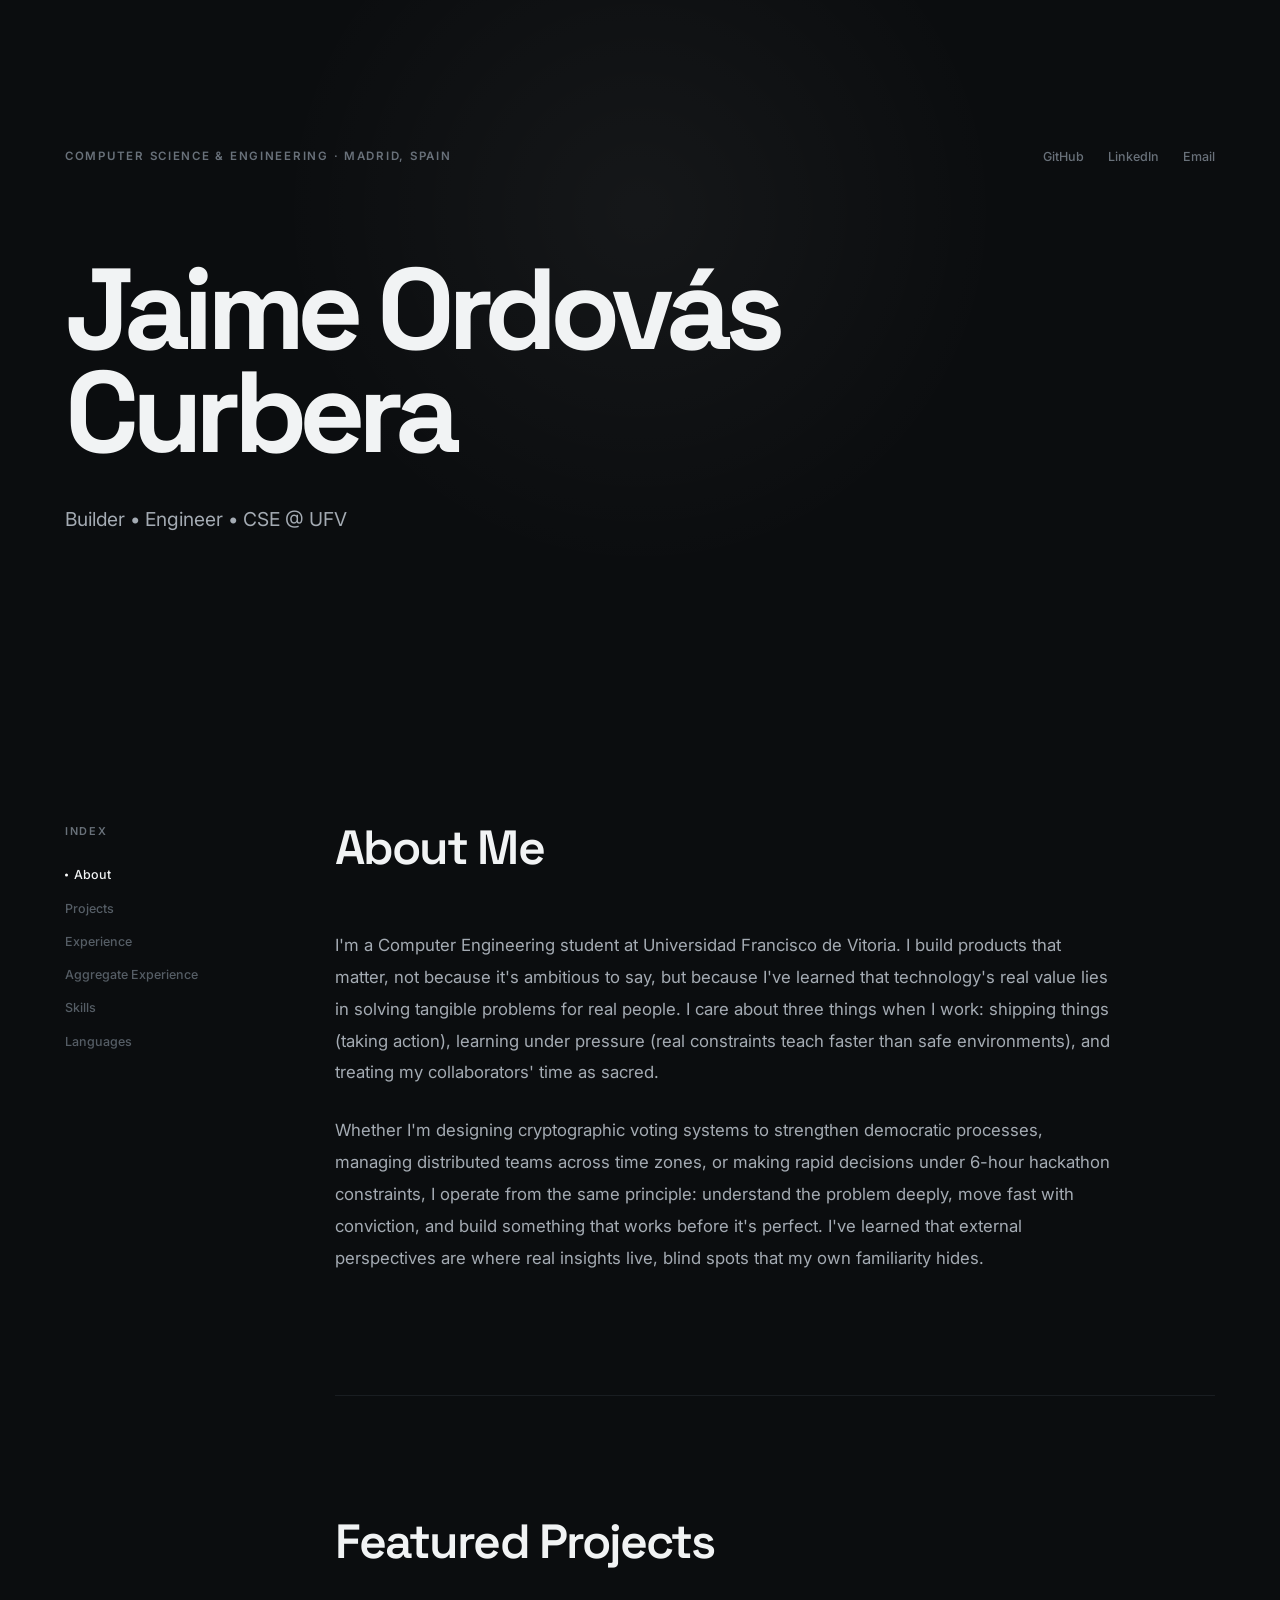
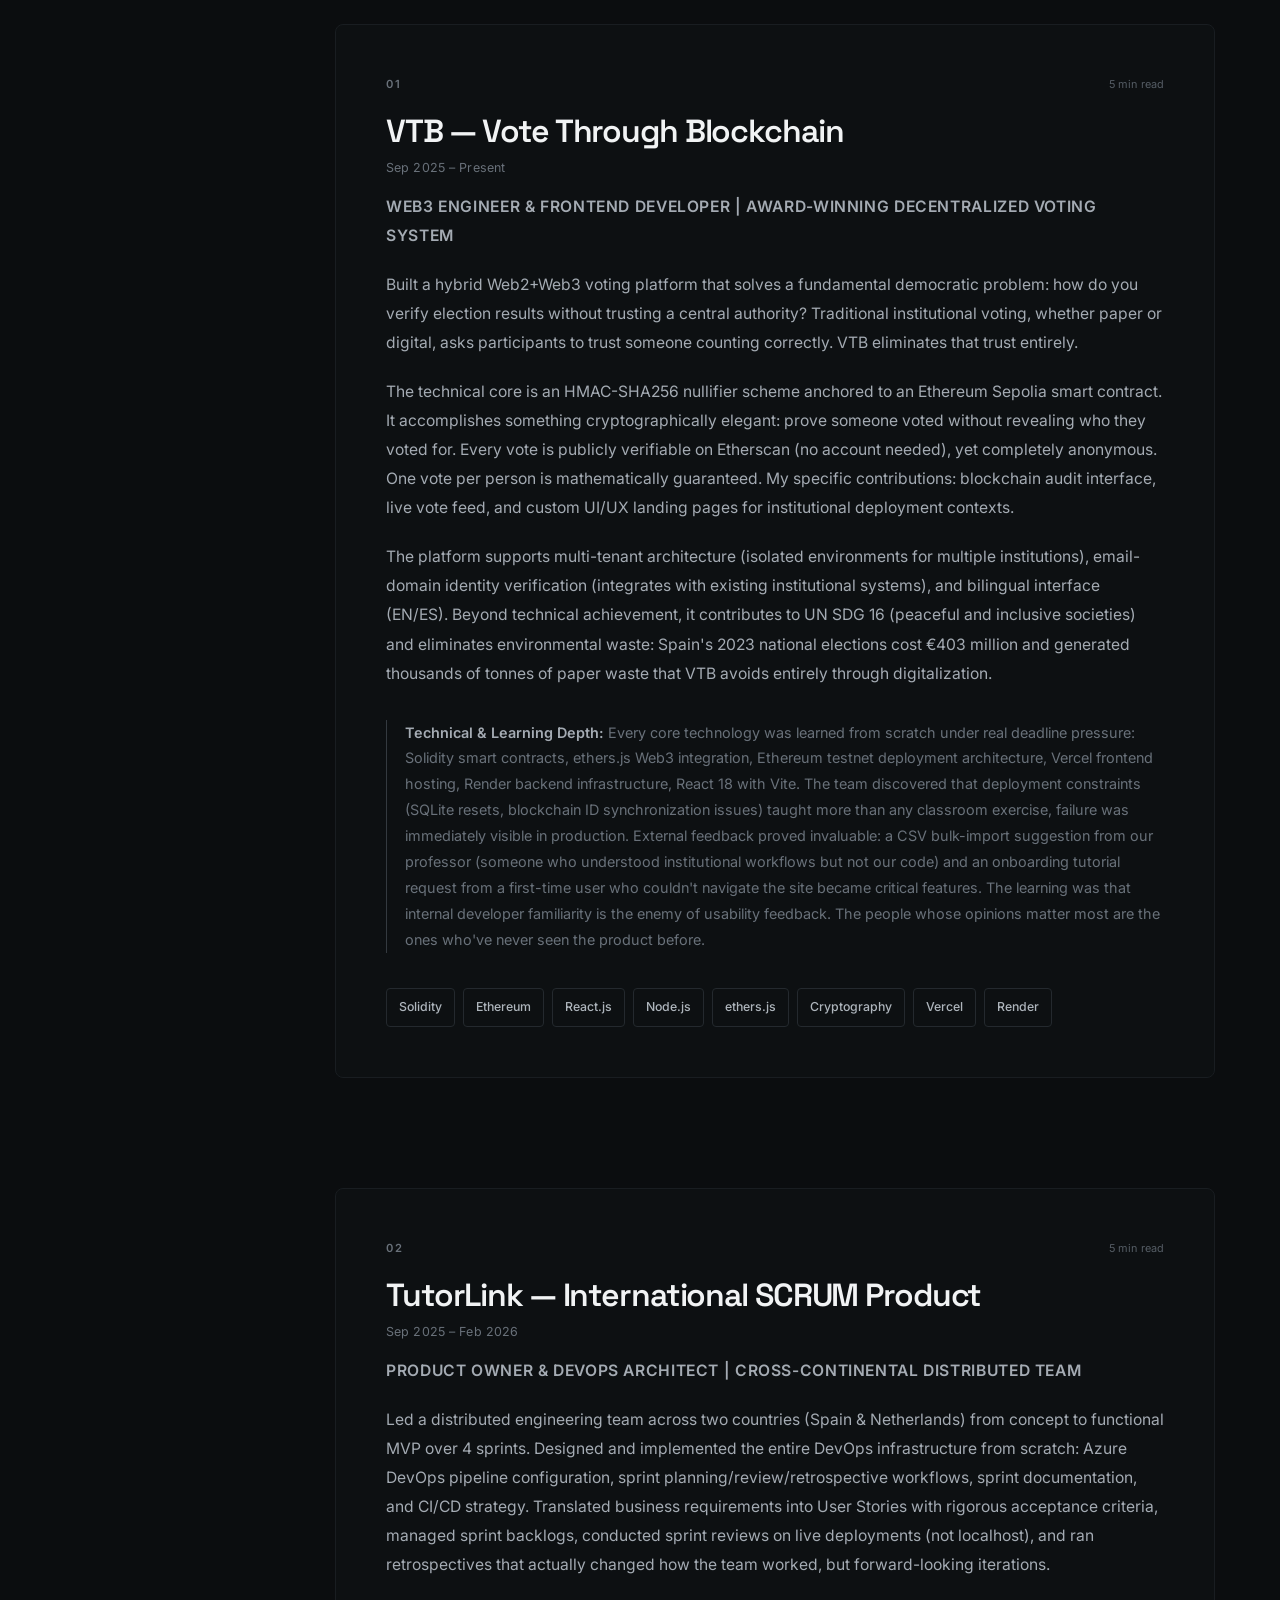
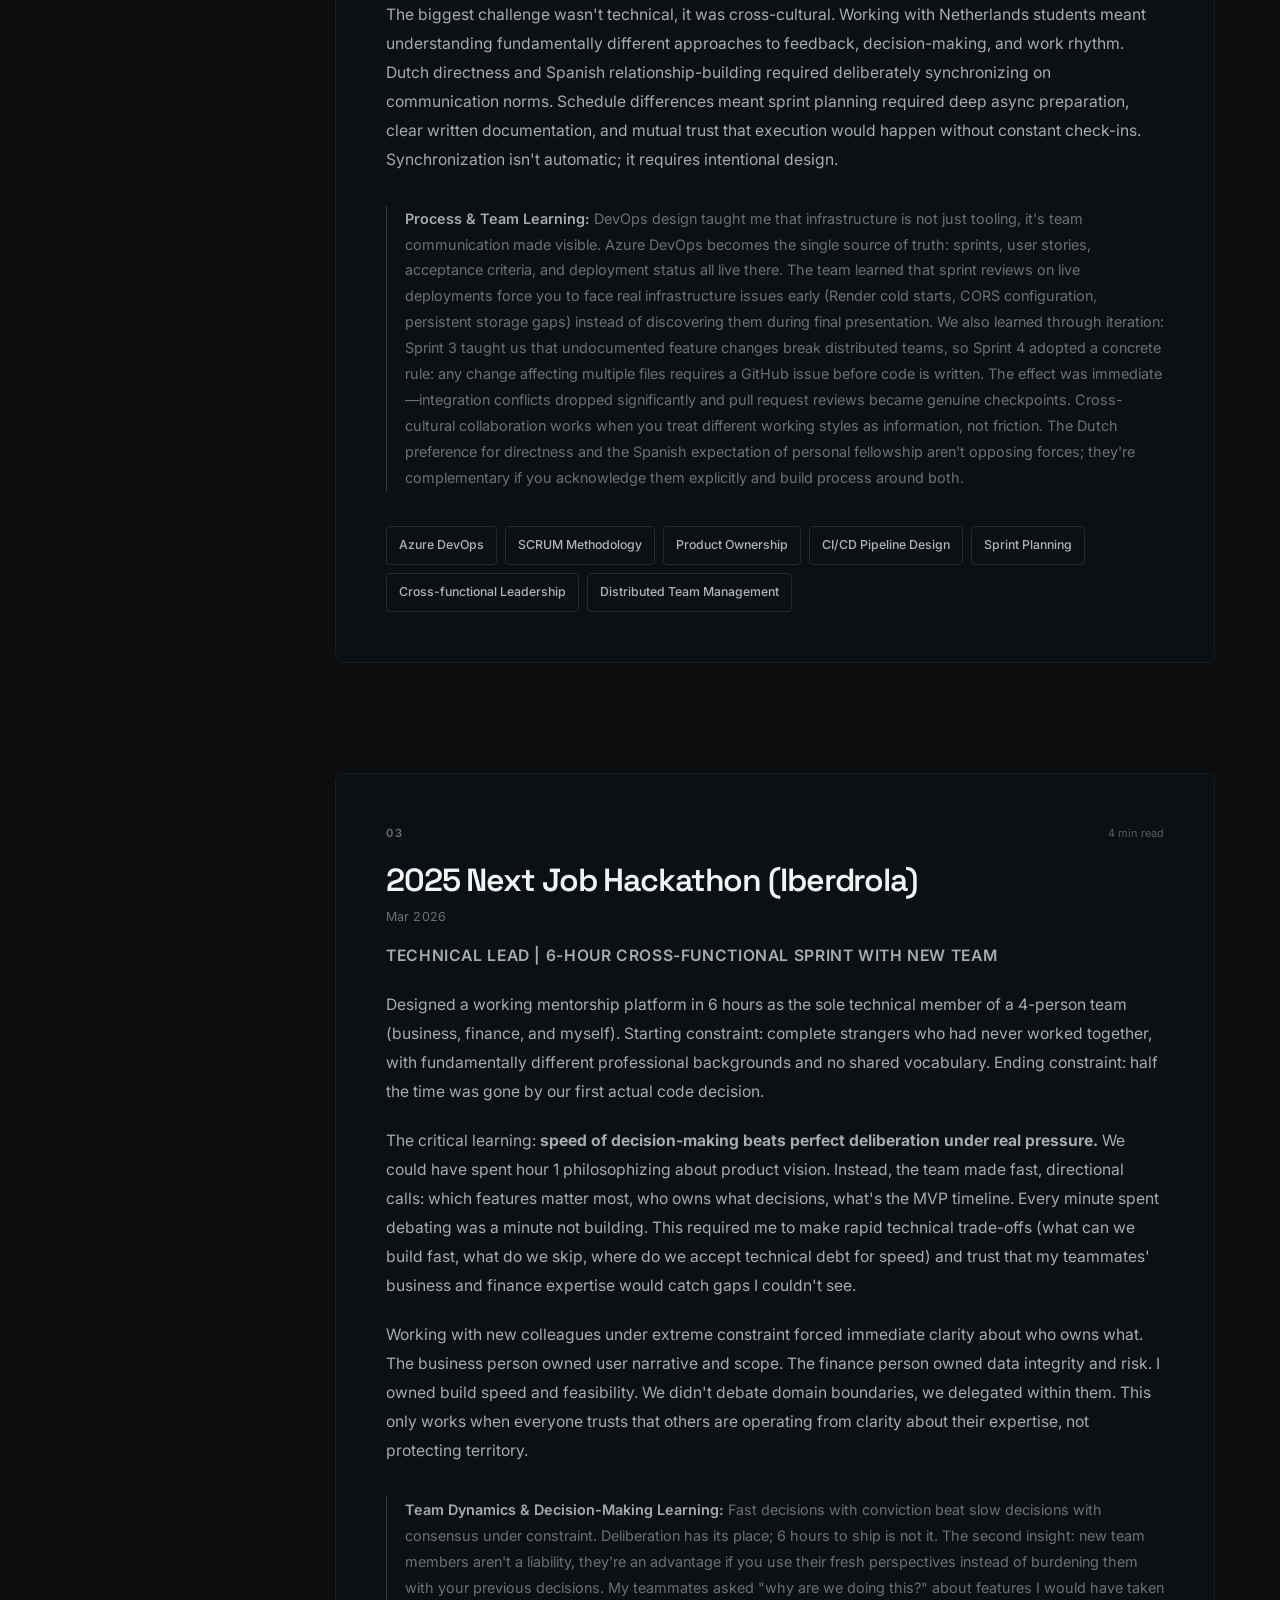
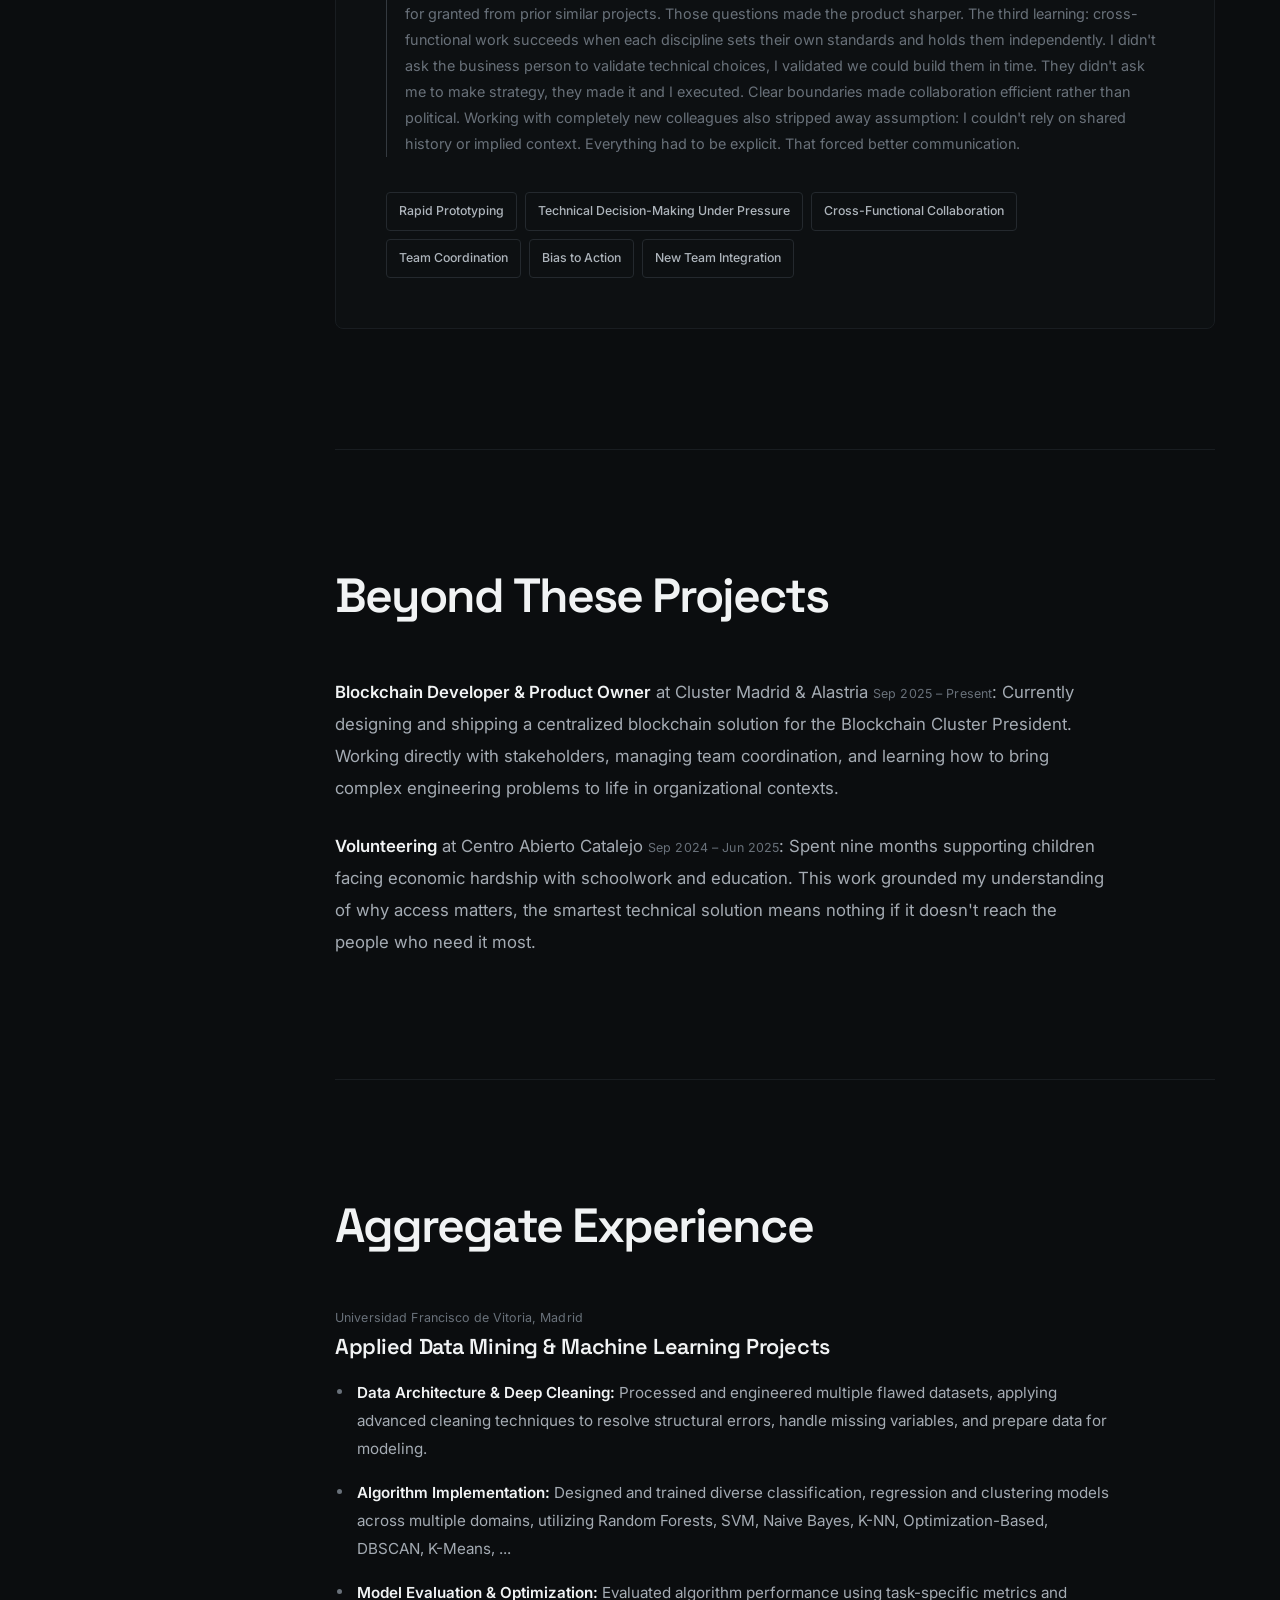
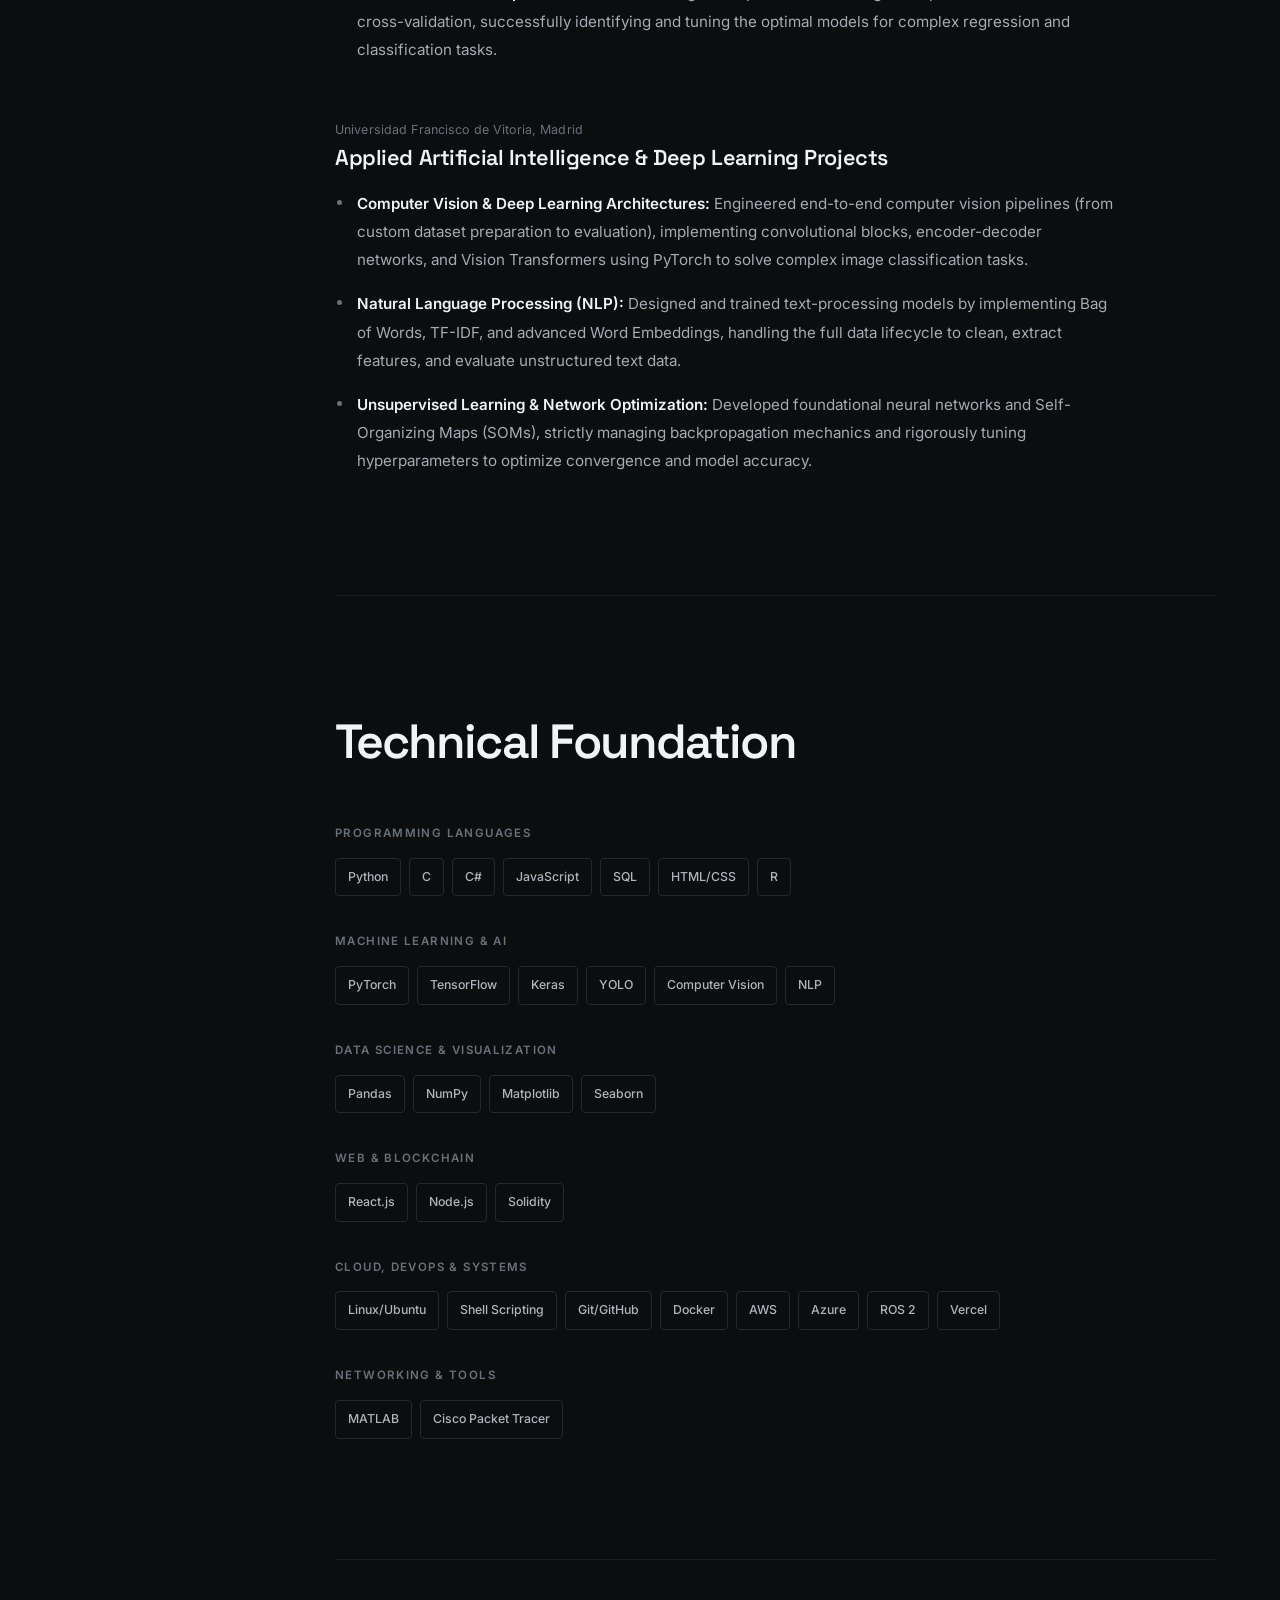
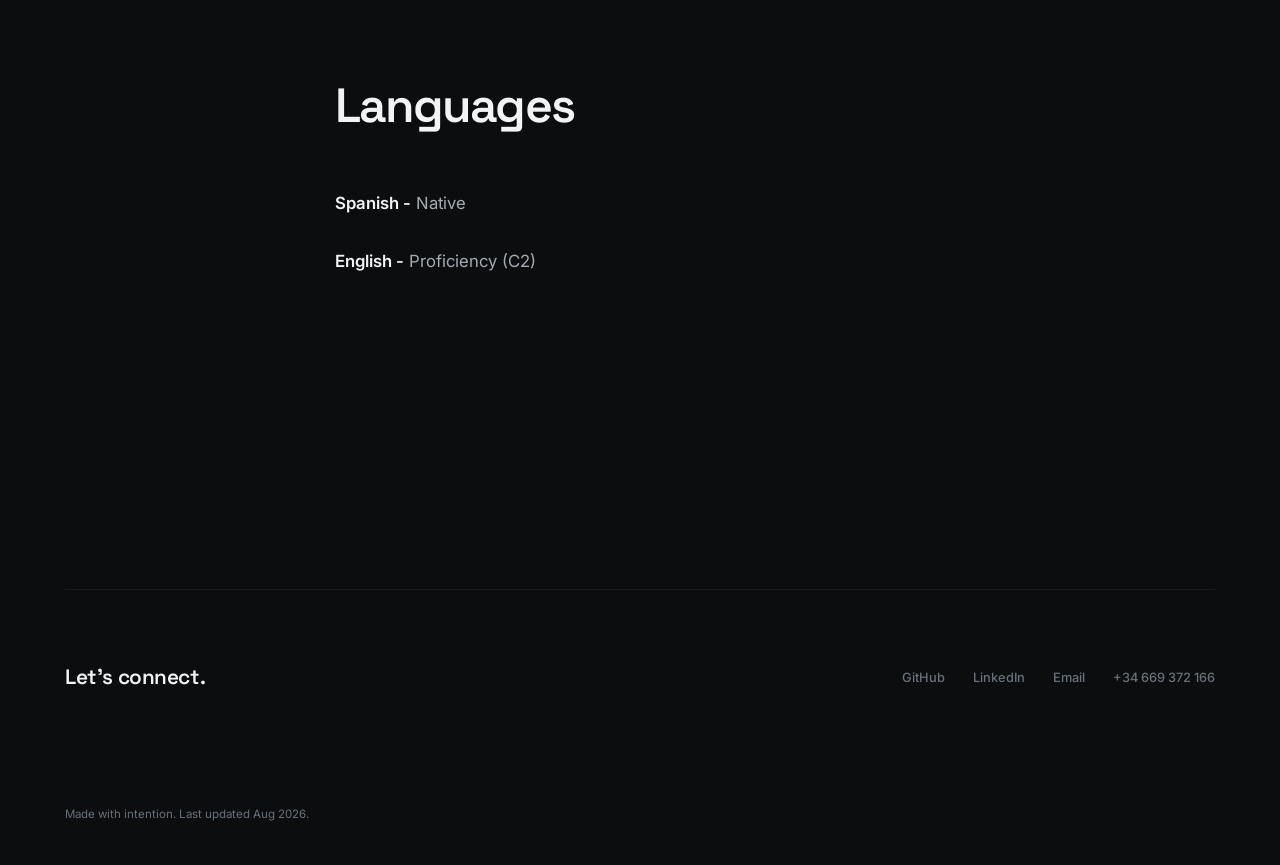
<file: index.html>
<!DOCTYPE html>
<html lang="en">

<head>
    <meta charset="UTF-8">
    <meta name="viewport" content="width=device-width, initial-scale=1.0">
    <title>Jaime Ordovás Curbera — Builder & Engineer</title>

    <!-- Fonts -->
    <link rel="preconnect" href="https://fonts.googleapis.com">
    <link rel="preconnect" href="https://fonts.gstatic.com" crossorigin>
    <link
        href="https://fonts.googleapis.com/css2?family=Inter:wght@400;500;600;700&family=Space+Grotesk:wght@500;600;700&display=swap"
        rel="stylesheet"
    >

    <!-- Styles -->
    <link rel="stylesheet" href="styles.css">
</head>

<body>

    <!-- Scroll Progress Bar -->
    <div class="scroll-progress"></div>

    <!-- Hero Section -->
    <header class="hero">
        <div class="hero-content">
            <div class="hero-top">
                <span class="hero-label">Computer Science & Engineering · Madrid, Spain</span>
                <nav class="hero-contact">
                    <a href="https://github.com/jaime-ordovas-curbera" target="_blank" rel="noopener noreferrer">GitHub</a>
                    <a href="https://linkedin.com/in/jaime-ordov%C3%A1s-curbera-47089b22b/" target="_blank" rel="noopener noreferrer">LinkedIn</a>
                    <a href="mailto:jocraha@gmail.com">Email</a>
                </nav>
            </div>

            <h1>
                Jaime Ordovás<br>
                Curbera
            </h1>

            <p class="tagline">Builder • Engineer • CSE @ UFV</p>
        </div>
    </header>

    <!-- Main Portfolio -->
    <main class="portfolio">
        <div class="portfolio-layout">

            <!-- Sticky Navigation Index -->
            <aside class="site-index">
                <span class="index-label">Index</span>
                <nav class="index-links">
                    <a href="#about" class="active" data-section="about">About</a>
                    <a href="#projects" data-section="projects">Projects</a>
                    <a href="#experience" data-section="experience">Experience</a>
                    <a href="#aggregate-experience" data-section="aggregate-experience">Aggregate Experience</a>
                    <a href="#skills" data-section="skills">Skills</a>
                    <a href="#languages" data-section="languages">Languages</a>
                </nav>
            </aside>

            <!-- Content Sections -->
            <div class="content">

                <!-- About Section -->
                <section class="section" id="about" data-section="about">
                    <h2 class="section-title">About Me</h2>
                    <div class="bio">
                        <p>I'm a Computer Engineering student at Universidad Francisco de Vitoria. I build products that matter, not because it's ambitious to say, but because I've learned that technology's real value lies in solving tangible problems for real people. I care about three things when I work: shipping things (taking action), learning under pressure (real constraints teach faster than safe environments), and treating my collaborators' time as sacred.</p>
                        <p>Whether I'm designing cryptographic voting systems to strengthen democratic processes, managing distributed teams across time zones, or making rapid decisions under 6-hour hackathon constraints, I operate from the same principle: understand the problem deeply, move fast with conviction, and build something that works before it's perfect. I've learned that external perspectives are where real insights live, blind spots that my own familiarity hides.</p>
                    </div>
                </section>

                <!-- Projects Section -->
                <section class="section" id="projects" data-section="projects">
                    <h2 class="section-title">Featured Projects</h2>

                    <div class="projects">

                        <!-- VTB Project -->
                        <article class="project" data-project="vtb" data-reading-time="5">
                            <div class="project-header">
                                <div class="project-number">01</div>
                                <span class="reading-time">5 min read</span>
                            </div>
                            <h3>VTB — Vote Through Blockchain</h3>
                            <span class="meta-text project-date">Sep 2025 – Present</span>
                            <p class="project-role">Web3 Engineer & Frontend Developer | Award-Winning Decentralized Voting System</p>

                            <p>Built a hybrid Web2+Web3 voting platform that solves a fundamental democratic problem: how do you verify election results without trusting a central authority? Traditional institutional voting, whether paper or digital, asks participants to trust someone counting correctly. VTB eliminates that trust entirely.</p>

                            <p>The technical core is an HMAC-SHA256 nullifier scheme anchored to an Ethereum Sepolia smart contract. It accomplishes something cryptographically elegant: prove someone voted without revealing who they voted for. Every vote is publicly verifiable on Etherscan (no account needed), yet completely anonymous. One vote per person is mathematically guaranteed. My specific contributions: blockchain audit interface, live vote feed, and custom UI/UX landing pages for institutional deployment contexts.</p>

                            <p>The platform supports multi-tenant architecture (isolated environments for multiple institutions), email-domain identity verification (integrates with existing institutional systems), and bilingual interface (EN/ES). Beyond technical achievement, it contributes to UN SDG 16 (peaceful and inclusive societies) and eliminates environmental waste: Spain's 2023 national elections cost €403 million and generated thousands of tonnes of paper waste that VTB avoids entirely through digitalization.</p>

                            <div class="project-highlights">

                                <strong>Technical & Learning Depth:</strong>

                                Every core technology was learned from scratch under real deadline pressure: Solidity smart contracts, ethers.js Web3 integration, Ethereum testnet deployment architecture, Vercel frontend hosting, Render backend infrastructure, React 18 with Vite. The team discovered that deployment constraints (SQLite resets, blockchain ID synchronization issues) taught more than any classroom exercise, failure was immediately visible in production. External feedback proved invaluable: a CSV bulk-import suggestion from our professor (someone who understood institutional workflows but not our code) and an onboarding tutorial request from a first-time user who couldn't navigate the site became critical features. The learning was that internal developer familiarity is the enemy of usability feedback. The people whose opinions matter most are the ones who've never seen the product before.

                            </div>

                            <div class="skills">
                                <span class="skill-tag">Solidity</span>
                                <span class="skill-tag">Ethereum</span>
                                <span class="skill-tag">React.js</span>
                                <span class="skill-tag">Node.js</span>
                                <span class="skill-tag">ethers.js</span>
                                <span class="skill-tag">Cryptography</span>
                                <span class="skill-tag">Vercel</span>
                                <span class="skill-tag">Render</span>
                            </div>
                        </article>

                        <!-- TutorLink Project -->
                        <article class="project" data-project="tutorlink" data-reading-time="5">
                            <div class="project-header">
                                <div class="project-number">02</div>
                                <span class="reading-time">5 min read</span>
                            </div>
                            <h3>TutorLink — International SCRUM Product</h3>
                            <span class="meta-text project-date">Sep 2025 – Feb 2026</span>
                            <p class="project-role">Product Owner & DevOps Architect | Cross-Continental Distributed Team</p>

                            <p>Led a distributed engineering team across two countries (Spain & Netherlands) from concept to functional MVP over 4 sprints. Designed and implemented the entire DevOps infrastructure from scratch: Azure DevOps pipeline configuration, sprint planning/review/retrospective workflows, sprint documentation, and CI/CD strategy. Translated business requirements into User Stories with rigorous acceptance criteria, managed sprint backlogs, conducted sprint reviews on live deployments (not localhost), and ran retrospectives that actually changed how the team worked, but forward-looking iterations.</p>

                            <p>The biggest challenge wasn't technical, it was cross-cultural. Working with Netherlands students meant understanding fundamentally different approaches to feedback, decision-making, and work rhythm. Dutch directness and Spanish relationship-building required deliberately synchronizing on communication norms. Schedule differences meant sprint planning required deep async preparation, clear written documentation, and mutual trust that execution would happen without constant check-ins. Synchronization isn't automatic; it requires intentional design.</p>

                            <div class="project-highlights">

                                <strong>Process & Team Learning:</strong>

                                DevOps design taught me that infrastructure is not just tooling, it's team communication made visible. Azure DevOps becomes the single source of truth: sprints, user stories, acceptance criteria, and deployment status all live there. The team learned that sprint reviews on live deployments force you to face real infrastructure issues early (Render cold starts, CORS configuration, persistent storage gaps) instead of discovering them during final presentation. We also learned through iteration: Sprint 3 taught us that undocumented feature changes break distributed teams, so Sprint 4 adopted a concrete rule: any change affecting multiple files requires a GitHub issue before code is written. The effect was immediate—integration conflicts dropped significantly and pull request reviews became genuine checkpoints. Cross-cultural collaboration works when you treat different working styles as information, not friction. The Dutch preference for directness and the Spanish expectation of personal fellowship aren't opposing forces; they're complementary if you acknowledge them explicitly and build process around both.

                            </div>

                            <div class="skills">
                                <span class="skill-tag">Azure DevOps</span>
                                <span class="skill-tag">SCRUM Methodology</span>
                                <span class="skill-tag">Product Ownership</span>
                                <span class="skill-tag">CI/CD Pipeline Design</span>
                                <span class="skill-tag">Sprint Planning</span>
                                <span class="skill-tag">Cross-functional Leadership</span>
                                <span class="skill-tag">Distributed Team Management</span>
                            </div>
                        </article>

                        <!-- 2025 Next Job Hackathon (Iberdrola) -->
                        <article class="project" data-project="hackathon" data-reading-time="4">
                            <div class="project-header">
                                <div class="project-number">03</div>
                                <span class="reading-time">4 min read</span>
                            </div>
                            <h3>2025 Next Job Hackathon (Iberdrola)</h3>
                            <span class="meta-text project-date">Mar 2026</span>
                            <p class="project-role">Technical Lead | 6-Hour Cross-Functional Sprint with New Team</p>

                            <p>Designed a working mentorship platform in 6 hours as the sole technical member of a 4-person team (business, finance, and myself). Starting constraint: complete strangers who had never worked together, with fundamentally different professional backgrounds and no shared vocabulary. Ending constraint: half the time was gone by our first actual code decision.</p>

                            <p>The critical learning: <strong>speed of decision-making beats perfect deliberation under real pressure.</strong> We could have spent hour 1 philosophizing about product vision. Instead, the team made fast, directional calls: which features matter most, who owns what decisions, what's the MVP timeline. Every minute spent debating was a minute not building. This required me to make rapid technical trade-offs (what can we build fast, what do we skip, where do we accept technical debt for speed) and trust that my teammates' business and finance expertise would catch gaps I couldn't see.</p>

                            <p>Working with new colleagues under extreme constraint forced immediate clarity about who owns what. The business person owned user narrative and scope. The finance person owned data integrity and risk. I owned build speed and feasibility. We didn't debate domain boundaries, we delegated within them. This only works when everyone trusts that others are operating from clarity about their expertise, not protecting territory.</p>

                            <div class="project-highlights">

                                <strong>Team Dynamics & Decision-Making Learning:</strong>

                                Fast decisions with conviction beat slow decisions with consensus under constraint. Deliberation has its place; 6 hours to ship is not it. The second insight: new team members aren't a liability, they're an advantage if you use their fresh perspectives instead of burdening them with your previous decisions. My teammates asked "why are we doing this?" about features I would have taken for granted from prior similar projects. Those questions made the product sharper. The third learning: cross-functional work succeeds when each discipline sets their own standards and holds them independently. I didn't ask the business person to validate technical choices, I validated we could build them in time. They didn't ask me to make strategy, they made it and I executed. Clear boundaries made collaboration efficient rather than political. Working with completely new colleagues also stripped away assumption: I couldn't rely on shared history or implied context. Everything had to be explicit. That forced better communication.

                            </div>

                            <div class="skills">

                                <span class="skill-tag">Rapid Prototyping</span>

                                <span class="skill-tag">Technical Decision-Making Under Pressure</span>

                                <span class="skill-tag">Cross-Functional Collaboration</span>

                                <span class="skill-tag">Team Coordination</span>

                                <span class="skill-tag">Bias to Action</span>

                                <span class="skill-tag">New Team Integration</span>

                            </div>

                        </article>

                    </div>
                </section>

                <!-- Experience Section -->
                <section class="section" id="experience" data-section="experience">
                    <h2 class="section-title">Beyond These Projects</h2>
                    <div class="bio">
                        <p><strong>Blockchain Developer & Product Owner</strong> at Cluster Madrid & Alastria <span class="meta-text">Sep 2025 – Present</span>: Currently designing and shipping a centralized blockchain solution for the Blockchain Cluster President. Working directly with stakeholders, managing team coordination, and learning how to bring complex engineering problems to life in organizational contexts.</p>
                        <p><strong>Volunteering</strong> at Centro Abierto Catalejo <span class="meta-text">Sep 2024 – Jun 2025</span>: Spent nine months supporting children facing economic hardship with schoolwork and education. This work grounded my understanding of why access matters, the smartest technical solution means nothing if it doesn't reach the people who need it most.</p>
                    </div>
                </section>

                <!-- Aggregate Experience Section -->
                <section class="section" id="aggregate-experience" data-section="aggregate-experience">
                    <h2 class="section-title">Aggregate Experience</h2>

                    <div class="aggregate-group">
                        <div class="aggregate-header">
                            <span class="meta-text">Universidad Francisco de Vitoria, Madrid</span>
                            <h3>Applied Data Mining & Machine Learning Projects</h3>
                        </div>
                        <ul class="aggregate-list">
                            <li><strong>Data Architecture & Deep Cleaning:</strong> Processed and engineered multiple flawed datasets, applying advanced cleaning techniques to resolve structural errors, handle missing variables, and prepare data for modeling.</li>
                            <li><strong>Algorithm Implementation:</strong> Designed and trained diverse classification, regression and clustering models across multiple domains, utilizing Random Forests, SVM, Naive Bayes, K-NN, Optimization-Based, DBSCAN, K-Means, ...</li>
                            <li><strong>Model Evaluation & Optimization:</strong> Evaluated algorithm performance using task-specific metrics and cross-validation, successfully identifying and tuning the optimal models for complex regression and classification tasks.</li>
                        </ul>
                    </div>

                    <div class="aggregate-group">
                        <div class="aggregate-header">
                            <span class="meta-text">Universidad Francisco de Vitoria, Madrid</span>
                            <h3>Applied Artificial Intelligence & Deep Learning Projects</h3>
                        </div>
                        <ul class="aggregate-list">
                            <li><strong>Computer Vision & Deep Learning Architectures:</strong> Engineered end-to-end computer vision pipelines (from custom dataset preparation to evaluation), implementing convolutional blocks, encoder-decoder networks, and Vision Transformers using PyTorch to solve complex image classification tasks.</li>
                            <li><strong>Natural Language Processing (NLP):</strong> Designed and trained text-processing models by implementing Bag of Words, TF-IDF, and advanced Word Embeddings, handling the full data lifecycle to clean, extract features, and evaluate unstructured text data.</li>
                            <li><strong>Unsupervised Learning & Network Optimization:</strong> Developed foundational neural networks and Self-Organizing Maps (SOMs), strictly managing backpropagation mechanics and rigorously tuning hyperparameters to optimize convergence and model accuracy.</li>
                        </ul>
                    </div>
                </section>

                <!-- Skills Section -->
                <section class="section" id="skills" data-section="skills">
                    <h2 class="section-title">Technical Foundation</h2>

                    <div class="skills-groups">

                        <div class="skills-group">
                            <h4 class="skills-category">Programming Languages</h4>
                            <div class="skills">
                                <span class="skill-tag">Python</span>
                                <span class="skill-tag">C</span>
                                <span class="skill-tag">C#</span>
                                <span class="skill-tag">JavaScript</span>
                                <span class="skill-tag">SQL</span>
                                <span class="skill-tag">HTML/CSS</span>
                                <span class="skill-tag">R</span>
                            </div>
                        </div>

                        <div class="skills-group">
                            <h4 class="skills-category">Machine Learning & AI</h4>
                            <div class="skills">
                                <span class="skill-tag">PyTorch</span>
                                <span class="skill-tag">TensorFlow</span>
                                <span class="skill-tag">Keras</span>
                                <span class="skill-tag">YOLO</span>
                                <span class="skill-tag">Computer Vision</span>
                                <span class="skill-tag">NLP</span>
                            </div>
                        </div>

                        <div class="skills-group">
                            <h4 class="skills-category">Data Science & Visualization</h4>
                            <div class="skills">
                                <span class="skill-tag">Pandas</span>
                                <span class="skill-tag">NumPy</span>
                                <span class="skill-tag">Matplotlib</span>
                                <span class="skill-tag">Seaborn</span>
                            </div>
                        </div>

                        <div class="skills-group">
                            <h4 class="skills-category">Web & Blockchain</h4>
                            <div class="skills">
                                <span class="skill-tag">React.js</span>
                                <span class="skill-tag">Node.js</span>
                                <span class="skill-tag">Solidity</span>
                            </div>
                        </div>

                        <div class="skills-group">
                            <h4 class="skills-category">Cloud, DevOps & Systems</h4>
                            <div class="skills">
                                <span class="skill-tag">Linux/Ubuntu</span>
                                <span class="skill-tag">Shell Scripting</span>
                                <span class="skill-tag">Git/GitHub</span>
                                <span class="skill-tag">Docker</span>
                                <span class="skill-tag">AWS</span>
                                <span class="skill-tag">Azure</span>
                                <span class="skill-tag">ROS 2</span>
                                <span class="skill-tag">Vercel</span>
                            </div>
                        </div>

                        <div class="skills-group">
                            <h4 class="skills-category">Networking & Tools</h4>
                            <div class="skills">
                                <span class="skill-tag">MATLAB</span>
                                <span class="skill-tag">Cisco Packet Tracer</span>
                            </div>
                        </div>

                    </div>
                </section>

                <!-- Languages Section -->
                <section class="section" id="languages" data-section="languages">
                    <h2 class="section-title">Languages</h2>
                    <div class="bio">
                        <p><strong>Spanish -</strong> Native</p>
                        <p><strong>English -</strong> Proficiency (C2)</p>
                    </div>
                </section>

            </div>

        </div>
    </main>

    <!-- Contact Section -->
    <section class="contact">
        <div class="contact-inner">
            <div class="contact-title">Let's connect.</div>
            <nav class="contact-links">
                <a href="https://github.com/jaime-ordovas-curbera" target="_blank" rel="noopener noreferrer">GitHub</a>
                <a href="https://linkedin.com/in/jaime-ordov%C3%A1s-curbera-47089b22b/" target="_blank" rel="noopener noreferrer">LinkedIn</a>
                <a href="mailto:jocraha@gmail.com">Email</a>
                <a href="tel:+34669372166">+34 669 372 166</a>
            </nav>
        </div>
    </section>

    <!-- Footer -->
    <footer>
        <p>Made with intention. Last updated Aug 2026.</p>
    </footer>

    <!-- Back to Top Button -->
    <button class="back-to-top" aria-label="Back to top"></button>

    <!-- Scripts -->
    <script src="script.js"></script>

</body>

</html>
</file>
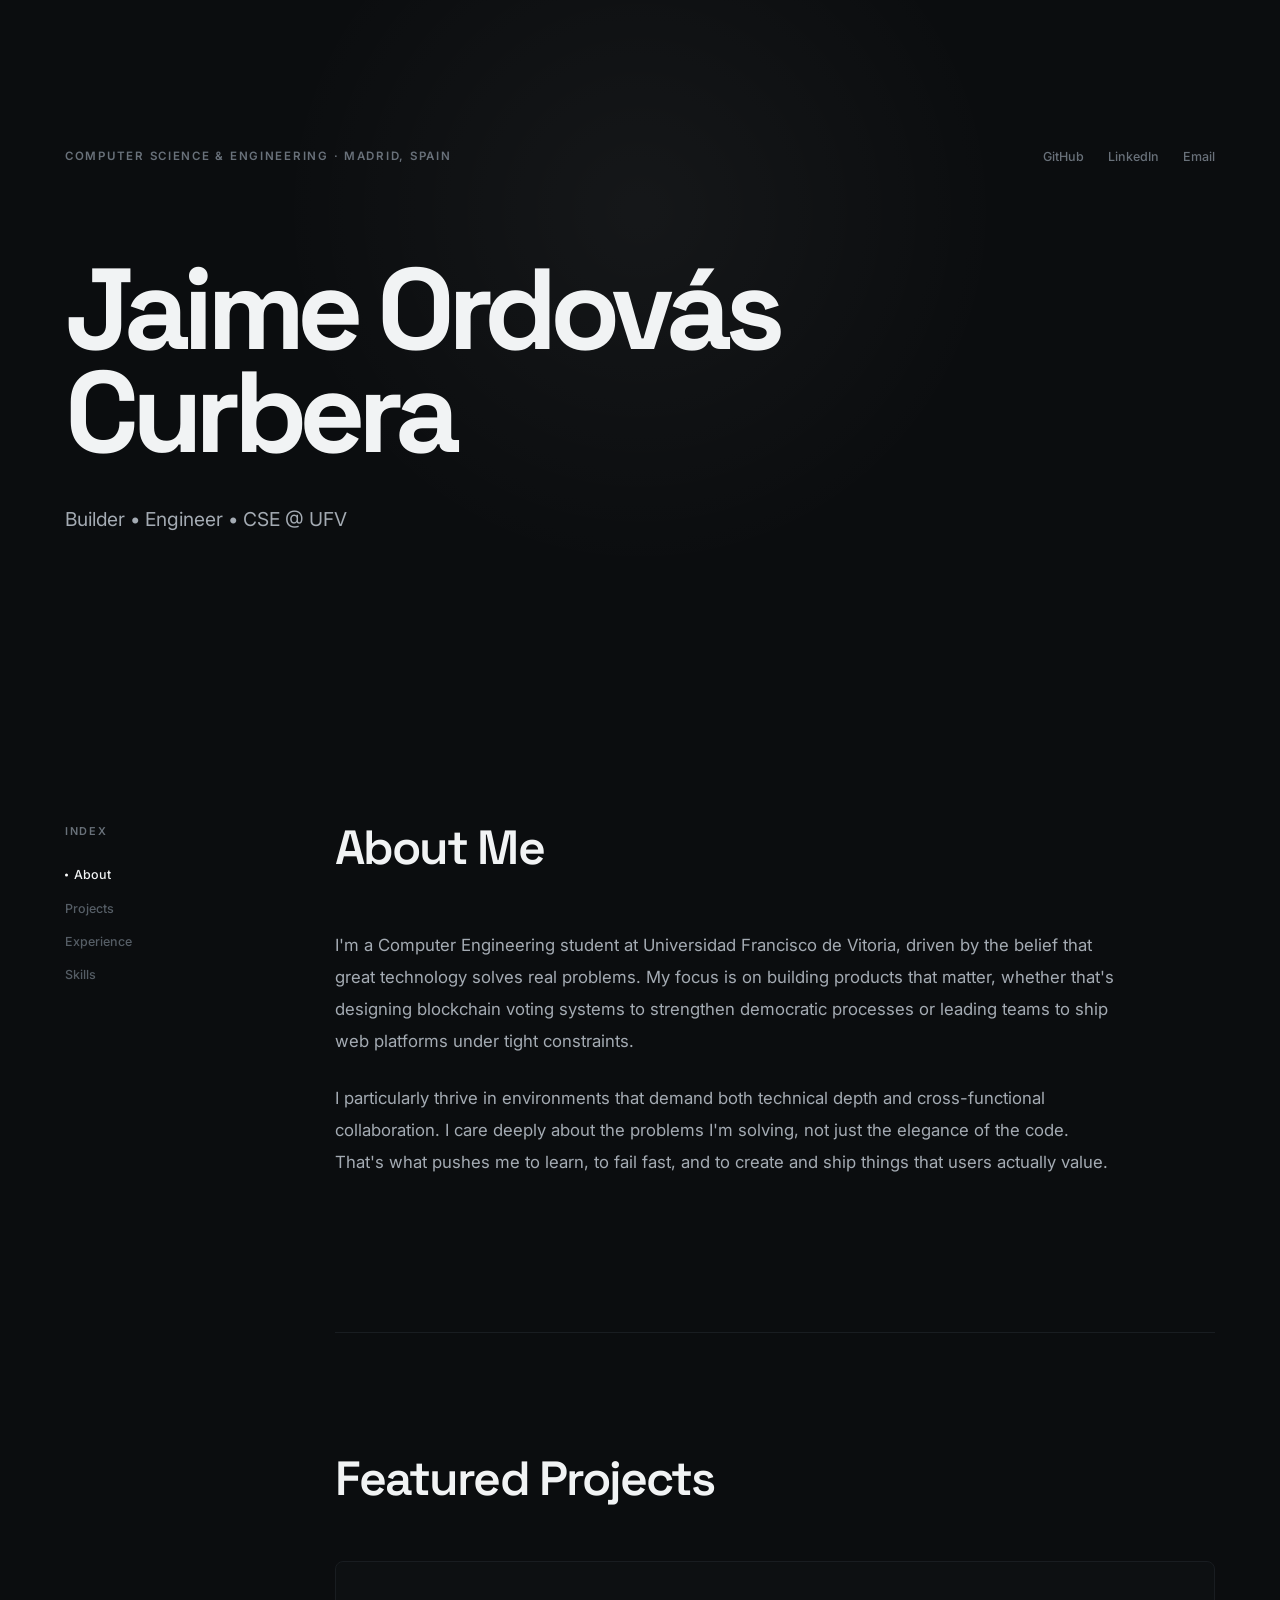
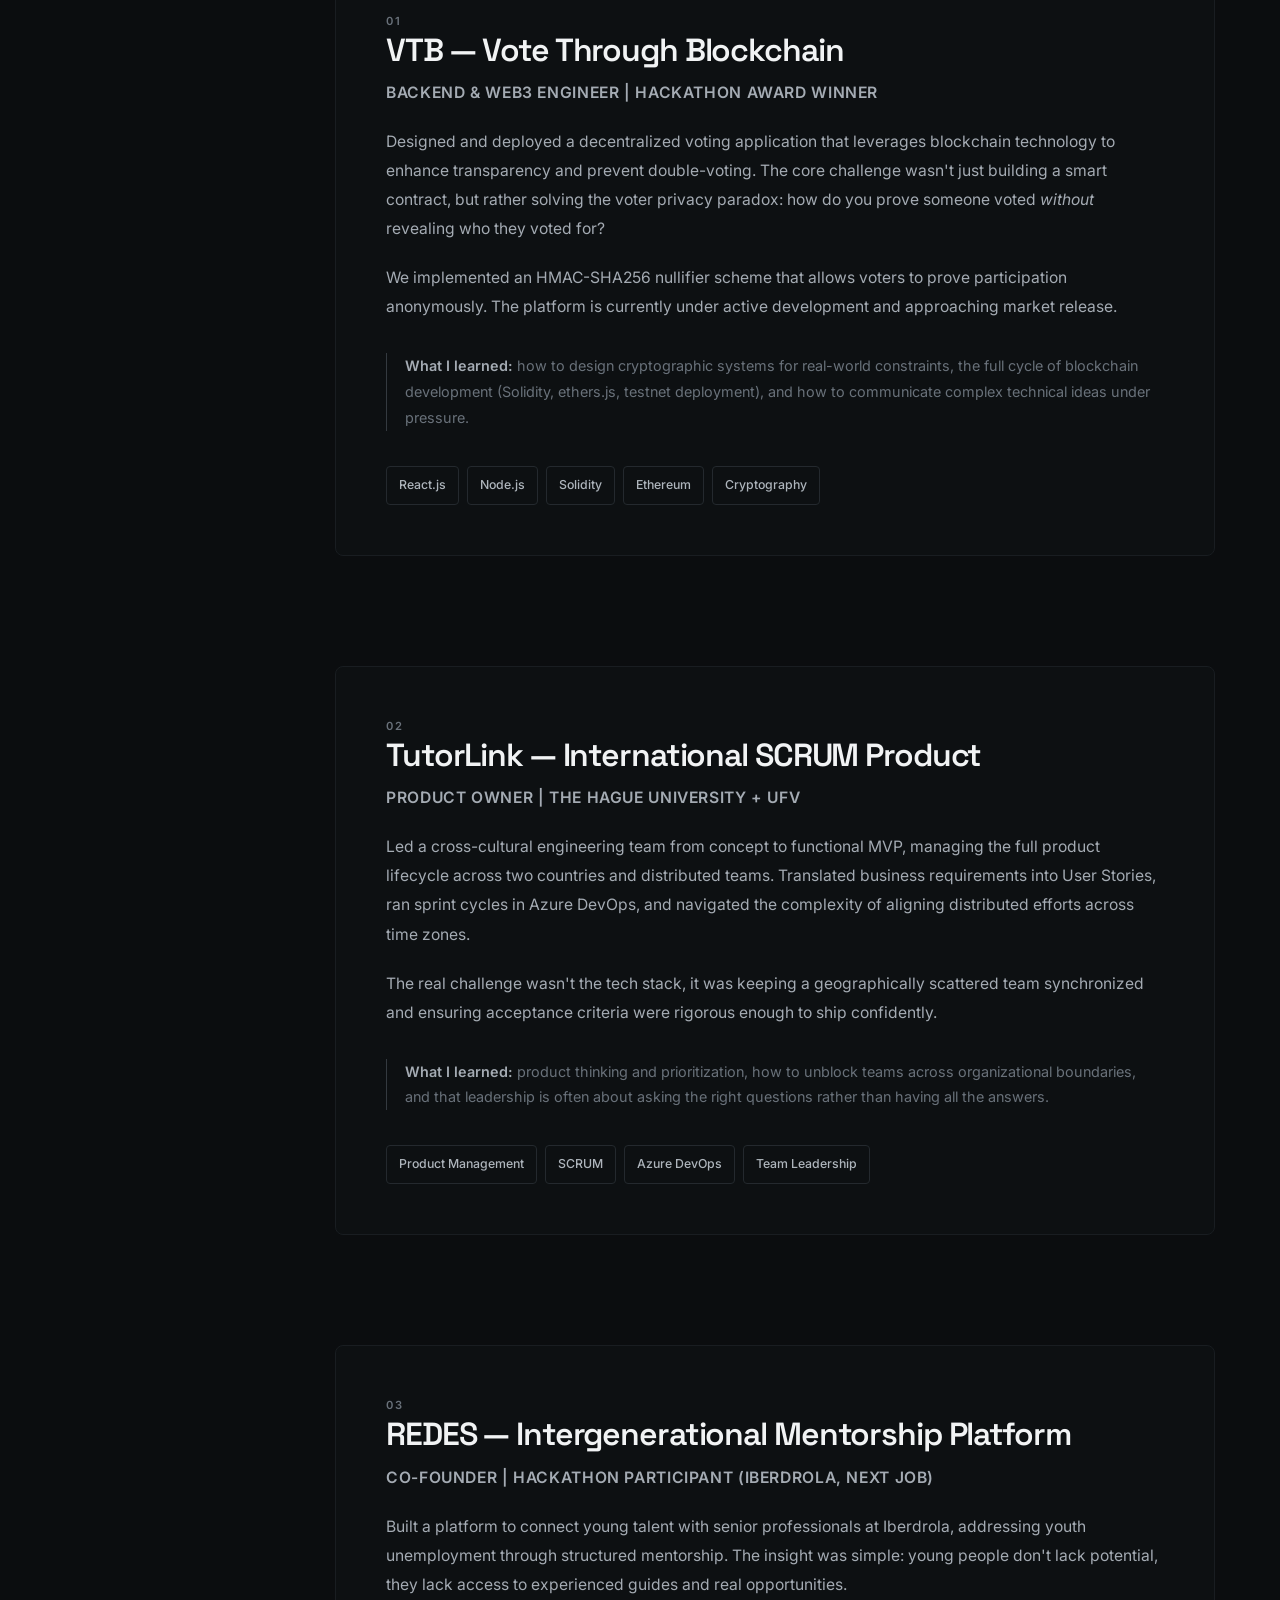
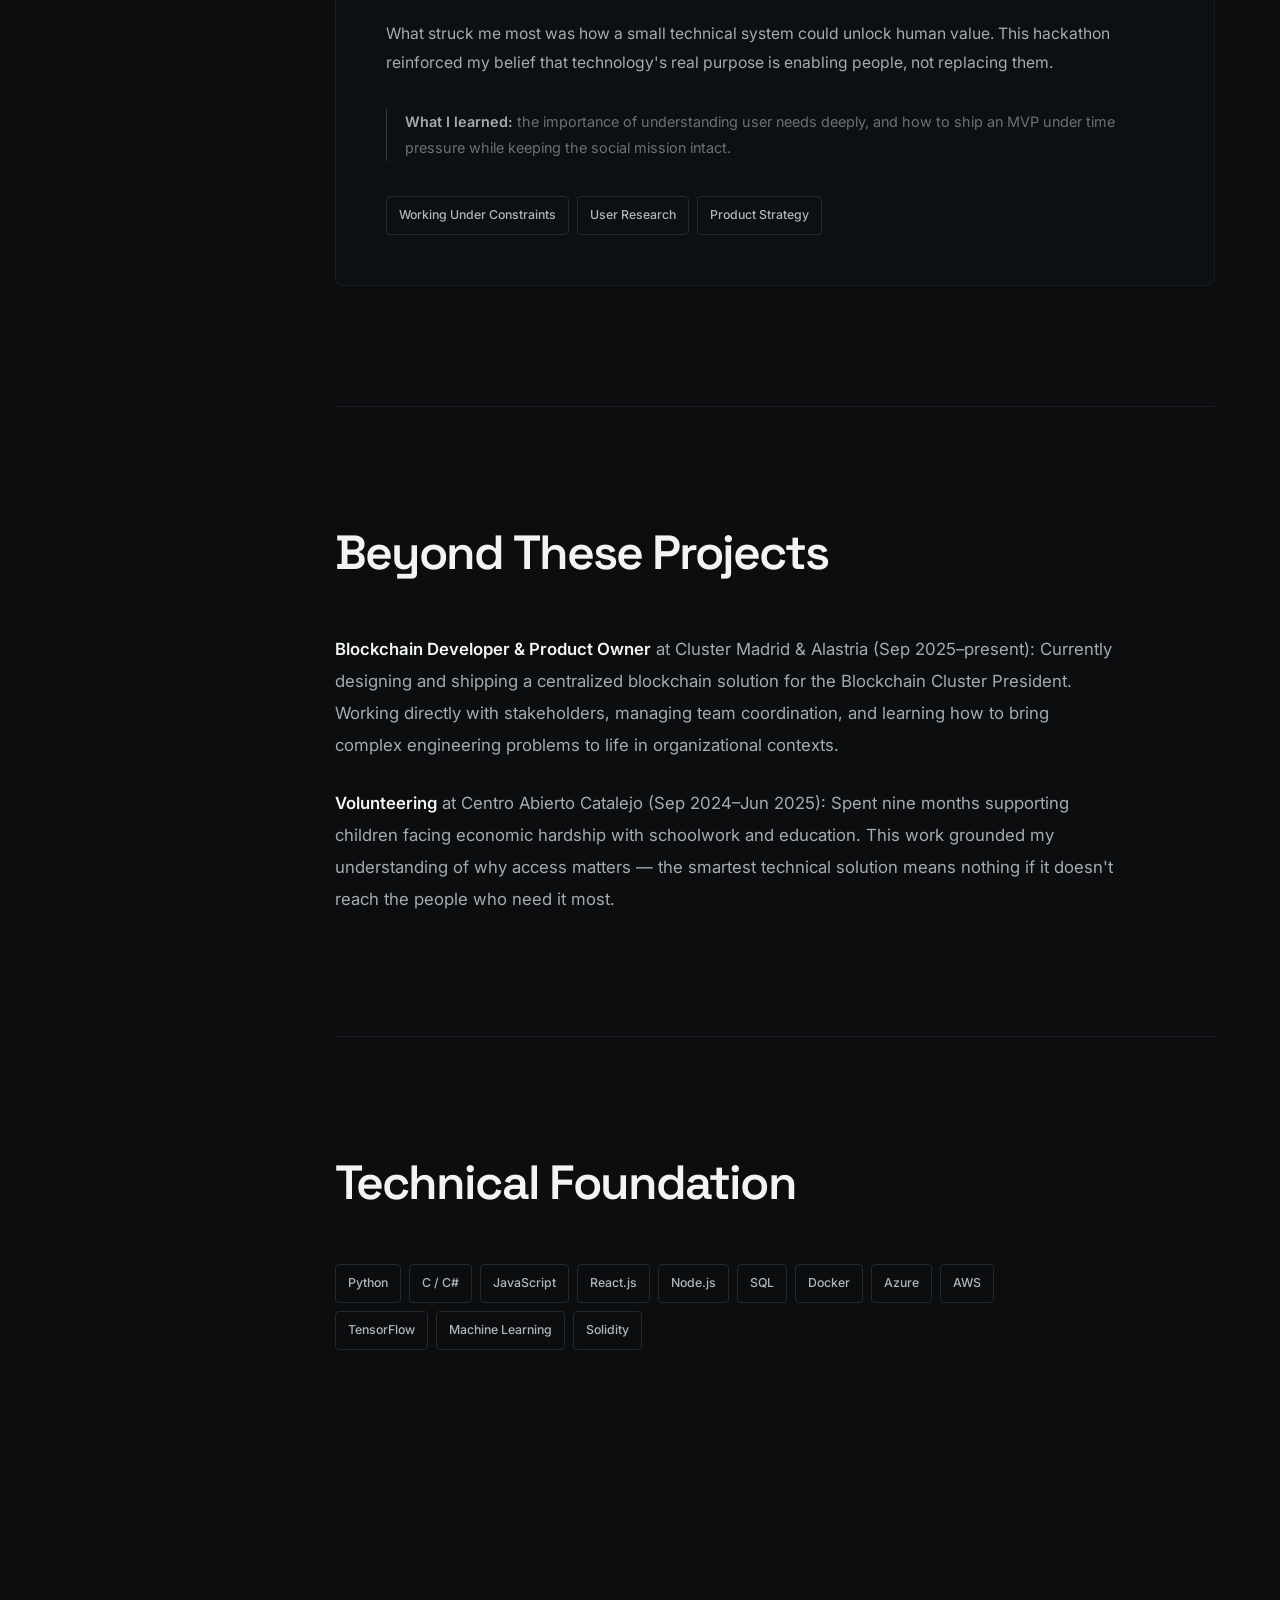
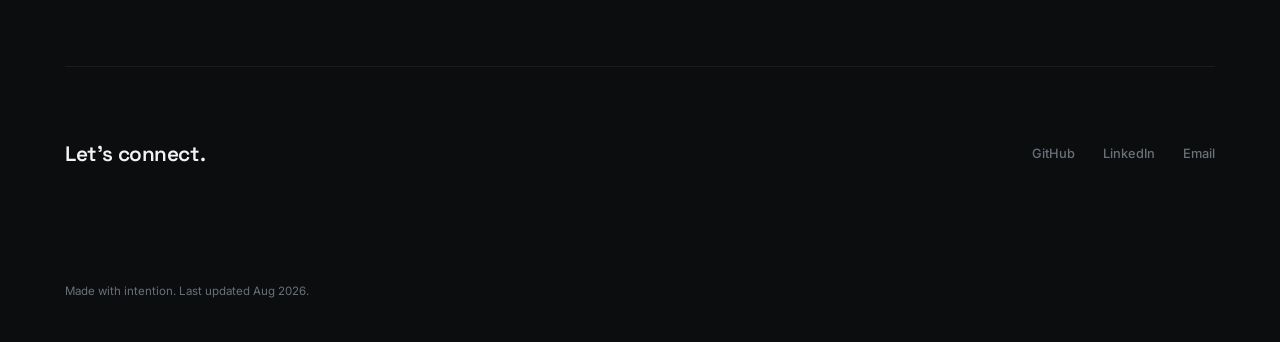
<file: portfolio-index.html>
<!DOCTYPE html>
<html lang="en">

<head>
    <meta charset="UTF-8">
    <meta name="viewport" content="width=device-width, initial-scale=1.0">
    <title>Jaime Ordovás Curbera — Builder & Engineer</title>

    <!-- Fonts -->
    <link rel="preconnect" href="https://fonts.googleapis.com">
    <link rel="preconnect" href="https://fonts.gstatic.com" crossorigin>
    <link
        href="https://fonts.googleapis.com/css2?family=Inter:wght@400;500;600;700&family=Space+Grotesk:wght@500;600;700&display=swap"
        rel="stylesheet"
    >

    <!-- Styles -->
    <link rel="stylesheet" href="styles.css">
</head>

<body>

    <!-- Scroll Progress Bar -->
    <div class="scroll-progress"></div>

    <!-- Hero Section -->
    <header class="hero">
        <div class="hero-content">
            <div class="hero-top">
                <span class="hero-label">Computer Science & Engineering · Madrid, Spain</span>
                <nav class="hero-contact">
                    <a href="https://github.com/jaime-ordovas-curbera" target="_blank" rel="noopener noreferrer">GitHub</a>
                    <a href="https://linkedin.com/in/jaime-ordov%C3%A1s-curbera-47089b22b/" target="_blank" rel="noopener noreferrer">LinkedIn</a>
                    <a href="mailto:jocraha@gmail.com">Email</a>
                </nav>
            </div>

            <h1>
                Jaime Ordovás<br>
                Curbera
            </h1>

            <p class="tagline">Builder • Engineer • CSE @ UFV</p>
        </div>
    </header>

    <!-- Main Portfolio -->
    <main class="portfolio">
        <div class="portfolio-layout">

            <!-- Sticky Navigation Index -->
            <aside class="site-index">
                <span class="index-label">Index</span>
                <nav class="index-links">
                    <a href="#about" class="active" data-section="about">About</a>
                    <a href="#projects" data-section="projects">Projects</a>
                    <a href="#experience" data-section="experience">Experience</a>
                    <a href="#skills" data-section="skills">Skills</a>
                </nav>
            </aside>

            <!-- Content Sections -->
            <div class="content">

                <!-- About Section -->
                <section class="section" id="about" data-section="about">
                    <h2 class="section-title">About Me</h2>
                    <div class="bio">
                        <p>I'm a Computer Engineering student at Universidad Francisco de Vitoria, driven by the belief that great technology solves real problems. My focus is on building products that matter, whether that's designing blockchain voting systems to strengthen democratic processes or leading teams to ship web platforms under tight constraints.</p>
                        <p>I particularly thrive in environments that demand both technical depth and cross-functional collaboration. I care deeply about the problems I'm solving, not just the elegance of the code. That's what pushes me to learn, to fail fast, and to create and ship things that users actually value.</p>
                    </div>
                </section>

                <!-- Projects Section -->
                <section class="section" id="projects" data-section="projects">
                    <h2 class="section-title">Featured Projects</h2>

                    <div class="projects">

                        <!-- VTB Project -->
                        <article class="project" data-project="vtb">
                            <div class="project-number">01</div>
                            <h3>VTB — Vote Through Blockchain</h3>
                            <p class="project-role">Backend & Web3 Engineer | Hackathon Award Winner</p>

                            <p>Designed and deployed a decentralized voting application that leverages blockchain technology to enhance transparency and prevent double-voting. The core challenge wasn't just building a smart contract, but rather solving the voter privacy paradox: how do you prove someone voted <em>without</em> revealing who they voted for?</p>

                            <p>We implemented an HMAC-SHA256 nullifier scheme that allows voters to prove participation anonymously. The platform is currently under active development and approaching market release.</p>

                            <div class="project-highlights">
                                <strong>What I learned:</strong> how to design cryptographic systems for real-world constraints, the full cycle of blockchain development (Solidity, ethers.js, testnet deployment), and how to communicate complex technical ideas under pressure.
                            </div>

                            <div class="skills">
                                <span class="skill-tag">React.js</span>
                                <span class="skill-tag">Node.js</span>
                                <span class="skill-tag">Solidity</span>
                                <span class="skill-tag">Ethereum</span>
                                <span class="skill-tag">Cryptography</span>
                            </div>
                        </article>

                        <!-- TutorLink Project -->
                        <article class="project" data-project="tutorlink">
                            <div class="project-number">02</div>
                            <h3>TutorLink — International SCRUM Product</h3>
                            <p class="project-role">Product Owner | The Hague University + UFV</p>

                            <p>Led a cross-cultural engineering team from concept to functional MVP, managing the full product lifecycle across two countries and distributed teams. Translated business requirements into User Stories, ran sprint cycles in Azure DevOps, and navigated the complexity of aligning distributed efforts across time zones.</p>

                            <p>The real challenge wasn't the tech stack, it was keeping a geographically scattered team synchronized and ensuring acceptance criteria were rigorous enough to ship confidently.</p>

                            <div class="project-highlights">
                                <strong>What I learned:</strong> product thinking and prioritization, how to unblock teams across organizational boundaries, and that leadership is often about asking the right questions rather than having all the answers.
                            </div>

                            <div class="skills">
                                <span class="skill-tag">Product Management</span>
                                <span class="skill-tag">SCRUM</span>
                                <span class="skill-tag">Azure DevOps</span>
                                <span class="skill-tag">Team Leadership</span>
                            </div>
                        </article>

                        <!-- REDES Project -->
                        <article class="project" data-project="redes">
                            <div class="project-number">03</div>
                            <h3>REDES — Intergenerational Mentorship Platform</h3>
                            <p class="project-role">Co-founder | Hackathon Participant (Iberdrola, Next Job)</p>

                            <p>Built a platform to connect young talent with senior professionals at Iberdrola, addressing youth unemployment through structured mentorship. The insight was simple: young people don't lack potential, they lack access to experienced guides and real opportunities.</p>

                            <p>What struck me most was how a small technical system could unlock human value. This hackathon reinforced my belief that technology's real purpose is enabling people, not replacing them.</p>

                            <div class="project-highlights">
                                <strong>What I learned:</strong> the importance of understanding user needs deeply, and how to ship an MVP under time pressure while keeping the social mission intact.
                            </div>

                            <div class="skills">
                                <span class="skill-tag">Working Under Constraints</span>
                                <span class="skill-tag">User Research</span>
                                <span class="skill-tag">Product Strategy</span>
                            </div>
                        </article>

                    </div>
                </section>

                <!-- Experience Section -->
                <section class="section" id="experience" data-section="experience">
                    <h2 class="section-title">Beyond These Projects</h2>
                    <div class="bio">
                        <p><strong>Blockchain Developer & Product Owner</strong> at Cluster Madrid & Alastria (Sep 2025–present): Currently designing and shipping a centralized blockchain solution for the Blockchain Cluster President. Working directly with stakeholders, managing team coordination, and learning how to bring complex engineering problems to life in organizational contexts.</p>
                        <p><strong>Volunteering</strong> at Centro Abierto Catalejo (Sep 2024–Jun 2025): Spent nine months supporting children facing economic hardship with schoolwork and education. This work grounded my understanding of why access matters — the smartest technical solution means nothing if it doesn't reach the people who need it most.</p>
                    </div>
                </section>

                <!-- Skills Section -->
                <section class="section" id="skills" data-section="skills">
                    <h2 class="section-title">Technical Foundation</h2>
                    <div class="skills">
                        <span class="skill-tag">Python</span>
                        <span class="skill-tag">C / C#</span>
                        <span class="skill-tag">JavaScript</span>
                        <span class="skill-tag">React.js</span>
                        <span class="skill-tag">Node.js</span>
                        <span class="skill-tag">SQL</span>
                        <span class="skill-tag">Docker</span>
                        <span class="skill-tag">Azure</span>
                        <span class="skill-tag">AWS</span>
                        <span class="skill-tag">TensorFlow</span>
                        <span class="skill-tag">Machine Learning</span>
                        <span class="skill-tag">Solidity</span>
                    </div>
                </section>

            </div>

        </div>
    </main>

    <!-- Contact Section -->
    <section class="contact">
        <div class="contact-inner">
            <div class="contact-title">Let's connect.</div>
            <nav class="contact-links">
                <a href="https://github.com/jaime-ordovas-curbera" target="_blank" rel="noopener noreferrer">GitHub</a>
                <a href="https://linkedin.com/in/jaime-ordov%C3%A1s-curbera-47089b22b/" target="_blank" rel="noopener noreferrer">LinkedIn</a>
                <a href="mailto:jocraha@gmail.com">Email</a>
            </nav>
        </div>
    </section>

    <!-- Footer -->
    <footer>
        <p>Made with intention. Last updated Aug 2026.</p>
    </footer>

    <!-- Back to Top Button -->
    <button class="back-to-top" aria-label="Back to top"></button>

    <!-- Scripts -->
    <script src="script.js"></script>

</body>

</html>
</file>
<file: styles.css>
/* ============================================================
   VARIABLES & RESET
============================================================ */

:root {
    --background: #0b0d0f;
    --surface: #111417;
    --text: #f1f3f4;
    --text-secondary: #a4abb3;
    --text-muted: #69717a;
    --border: #24292e;
    --border-light: #191d21;

    --transition-fast: 0.15s ease;
    --transition-smooth: 0.3s ease;
    --transition-slow: 0.5s ease;
}

* {
    margin: 0;
    padding: 0;
    box-sizing: border-box;
}

html {
    scroll-behavior: smooth;
    scroll-padding-top: 100px;
}

body {
    font-family: 'Inter', sans-serif;
    background: var(--background);
    color: var(--text);
    line-height: 1.7;
    -webkit-font-smoothing: antialiased;
}

::selection {
    background: #3a4148;
    color: white;
}

a {
    color: inherit;
}

/* ============================================================
   SCROLL PROGRESS BAR
============================================================ */

.scroll-progress {
    position: fixed;
    top: 0;
    left: 0;
    height: 2px;
    background: linear-gradient(90deg, #667eea, #764ba2);
    width: 0%;
    z-index: 1000;
    transition: width var(--transition-fast);
}

/* ============================================================
   HERO SECTION
============================================================ */

.hero {
    min-height: 78vh;
    display: flex;
    align-items: center;
    padding: 90px 40px 110px;
    background: radial-gradient(circle at 50% 30%, rgba(255, 255, 255, 0.045), transparent 45%);
}

.hero-content {
    width: min(1150px, 100%);
    margin: 0 auto;
}

.hero-top {
    display: flex;
    align-items: center;
    justify-content: space-between;
    margin-bottom: 90px;
}

.hero-label {
    font-size: 0.72rem;
    font-weight: 600;
    letter-spacing: 0.15em;
    text-transform: uppercase;
    color: var(--text-muted);
}

.hero-contact {
    display: flex;
    gap: 24px;
}

.hero-contact a {
    color: var(--text-muted);
    font-size: 0.78rem;
    font-weight: 500;
    text-decoration: none;
    transition: color var(--transition-fast);
    position: relative;
}

.hero-contact a:hover {
    color: var(--text);
}

.hero-contact a::after {
    content: '';
    position: absolute;
    bottom: -4px;
    left: 0;
    width: 0;
    height: 1px;
    background: var(--text);
    transition: width var(--transition-smooth);
}

.hero-contact a:hover::after {
    width: 100%;
}

.hero h1 {
    font-family: 'Space Grotesk', sans-serif;
    font-size: clamp(4rem, 9vw, 8rem);
    line-height: 0.9;
    letter-spacing: -0.065em;
    font-weight: 700;
    margin-bottom: 38px;
    animation: fadeInUp 0.8s ease-out 0.2s both;
}

.hero .tagline {
    max-width: 650px;
    color: var(--text-secondary);
    font-size: clamp(1rem, 2vw, 1.2rem);
    line-height: 1.7;
    animation: fadeInUp 0.8s ease-out 0.4s both;
}

/* ============================================================
   PORTFOLIO LAYOUT
============================================================ */

.portfolio {
    width: min(1150px, calc(100% - 80px));
    margin: 0 auto;
    position: relative;
}

.portfolio-layout {
    display: grid;
    grid-template-columns: 190px minmax(0, 1fr);
    gap: 80px;
    align-items: start;
}

/* ============================================================
   STICKY SIDEBAR INDEX
============================================================ */

.site-index {
    position: sticky;
    top: 90px;
    height: fit-content;
    padding-top: 120px;
    z-index: 10;
}

.index-label {
    display: block;
    margin-bottom: 24px;
    font-size: 0.68rem;
    font-weight: 600;
    letter-spacing: 0.16em;
    text-transform: uppercase;
    color: var(--text-muted);
}

.index-links {
    display: flex;
    flex-direction: column;
    gap: 12px;
}

.index-links a {
    position: relative;
    display: block;
    width: fit-content;
    color: #555d65;
    font-size: 0.78rem;
    font-weight: 500;
    text-decoration: none;
    transition: all var(--transition-smooth);
}

.index-links a:hover {
    color: var(--text-secondary);
    padding-left: 9px;
}

.index-links a.active {
    color: var(--text);
    padding-left: 9px;
}

.index-links a.active::before {
    content: '';
    position: absolute;
    left: 0;
    top: 50%;
    width: 3px;
    height: 3px;
    transform: translateY(-50%);
    border-radius: 50%;
    background: white;
}

/* ============================================================
   CONTENT SECTIONS
============================================================ */

.content {
    min-width: 0;
}

.section {
    min-height: 70vh;
    padding: 120px 0;
    border-top: 1px solid var(--border-light);
    opacity: 0;
    animation: fadeInSection 0.6s ease-out forwards;
}

.section:first-child {
    border-top: none;
}

.section-title {
    font-family: 'Space Grotesk', sans-serif;
    font-size: clamp(2rem, 4vw, 3rem);
    line-height: 1.1;
    letter-spacing: -0.04em;
    font-weight: 600;
    margin-bottom: 55px;
}

/* ============================================================
   BIO & TEXT
============================================================ */

.bio {
    max-width: 780px;
}

.bio p {
    margin-bottom: 26px;
    color: var(--text-secondary);
    font-size: 1.05rem;
    line-height: 1.9;
}

.bio p:last-child {
    margin-bottom: 0;
}

.bio strong {
    color: var(--text);
    font-weight: 600;
}

/* ============================================================
   PROJECTS
============================================================ */

.projects {
    display: flex;
    flex-direction: column;
    gap: 110px;
}

.project {
    position: relative;
    padding: 50px;
    border: 1px solid var(--border-light);
    border-radius: 8px;
    transition: all var(--transition-smooth);
    background: rgba(17, 20, 23, 0.5);
}

.project:hover {
    border-color: var(--border);
    background: rgba(17, 20, 23, 0.8);
    transform: translateY(-4px);
}

.project-header {
    display: flex;
    align-items: center;
    justify-content: space-between;
    gap: 16px;
    margin-bottom: 18px;
}

.project-number {
    color: var(--text-muted);
    font-size: 0.7rem;
    font-weight: 600;
    letter-spacing: 0.15em;
}

.reading-time {
    color: #555d65;
    font-size: 0.68rem;
    font-weight: 400;
    letter-spacing: 0.01em;
    white-space: nowrap;
    transition: color var(--transition-smooth);
}

.project:hover .reading-time {
    color: #69717a;
}

.project h3 {
    font-family: 'Space Grotesk', sans-serif;
    font-size: clamp(1.5rem, 3vw, 2rem);
    line-height: 1.2;
    letter-spacing: -0.035em;
    font-weight: 600;
    margin-bottom: 9px;
}

.project-role {
    margin-bottom: 30px;
    color: var(--text-muted);
    font-size: 0.76rem;
    font-weight: 600;
    letter-spacing: 0.04em;
    text-transform: uppercase;
}

.project p {
    max-width: 780px;
    margin-bottom: 20px;
    color: var(--text-secondary);
    font-size: 0.98rem;
    line-height: 1.85;
}

.project-highlights {
    max-width: 780px;
    margin-top: 32px;
    padding-left: 18px;
    border-left: 1px solid #343a40;
    color: var(--text-muted);
    font-size: 0.9rem;
    line-height: 1.8;
}

.project-highlights strong {
    color: var(--text-secondary);
    font-weight: 600;
}

/* ============================================================
   META TEXT (dates & light annotations)
============================================================ */

.meta-text {
    color: var(--text-muted);
    font-size: 0.78rem;
    font-weight: 400;
    letter-spacing: 0.01em;
}

.project-date {
    display: block;
    margin: -2px 0 14px;
}

/* ============================================================
   AGGREGATE EXPERIENCE
============================================================ */

.aggregate-group {
    max-width: 780px;
    margin-bottom: 55px;
}

.aggregate-group:last-child {
    margin-bottom: 0;
}

.aggregate-header {
    display: flex;
    flex-direction: column;
    gap: 4px;
    margin-bottom: 18px;
}

.aggregate-header h3 {
    font-family: 'Space Grotesk', sans-serif;
    font-size: 1.35rem;
    line-height: 1.3;
    letter-spacing: -0.02em;
    font-weight: 600;
}

.aggregate-list {
    display: flex;
    flex-direction: column;
    gap: 16px;
    list-style: none;
}

.aggregate-list li {
    position: relative;
    padding-left: 22px;
    color: var(--text-secondary);
    font-size: 0.95rem;
    line-height: 1.85;
}

.aggregate-list li::before {
    content: '';
    position: absolute;
    left: 2px;
    top: 10px;
    width: 5px;
    height: 5px;
    border-radius: 50%;
    background: var(--text-muted);
}

.aggregate-list li strong {
    color: var(--text);
    font-weight: 600;
}

/* ============================================================
   SKILLS
============================================================ */

.skills-groups {
    margin-top: 35px;
}

.skills-group {
    margin-bottom: 36px;
}

.skills-group:last-child {
    margin-bottom: 0;
}

.skills-category {
    margin-bottom: 14px;
    color: var(--text-muted);
    font-size: 0.72rem;
    font-weight: 600;
    letter-spacing: 0.12em;
    text-transform: uppercase;
}

.skills {
    display: flex;
    flex-wrap: wrap;
    gap: 8px;
    max-width: 750px;
    margin-top: 35px;
}

.skills-groups .skills {
    margin-top: 0;
}

.skill-tag {
    padding: 8px 12px;
    border: 1px solid var(--border);
    border-radius: 4px;
    color: #aeb5bc;
    font-size: 0.77rem;
    font-weight: 500;
    transition: all var(--transition-smooth);
    cursor: pointer;
}

.skill-tag:hover {
    background: var(--surface);
    border-color: #383f46;
    color: var(--text);
    transform: translateY(-2px);
}

/* ============================================================
   CONTACT SECTION
============================================================ */

.contact {
    width: min(1150px, calc(100% - 80px));
    margin: 0 auto;
    padding: 70px 0 80px;
    border-top: 1px solid var(--border-light);
}

.contact-inner {
    display: flex;
    align-items: center;
    justify-content: space-between;
    gap: 40px;
}

.contact-title {
    font-family: 'Space Grotesk', sans-serif;
    font-size: 1.3rem;
    font-weight: 600;
    letter-spacing: -0.02em;
}

.contact-links {
    display: flex;
    align-items: center;
    gap: 28px;
}

.contact-links a {
    color: var(--text-muted);
    font-size: 0.8rem;
    font-weight: 500;
    text-decoration: none;
    transition: color var(--transition-smooth);
    position: relative;
}

.contact-links a:hover {
    color: var(--text);
}

.contact-links a::after {
    content: '';
    position: absolute;
    bottom: -4px;
    left: 0;
    width: 0;
    height: 1px;
    background: var(--text);
    transition: width var(--transition-smooth);
}

.contact-links a:hover::after {
    width: 100%;
}

/* ============================================================
   FOOTER
============================================================ */

footer {
    width: min(1150px, calc(100% - 80px));
    margin: 0 auto;
    padding: 30px 0 40px;
    color: var(--text-muted);
    font-size: 0.72rem;
}

/* ============================================================
   BACK TO TOP BUTTON
============================================================ */

.back-to-top {
    position: fixed;
    bottom: 40px;
    right: 40px;
    width: 48px;
    height: 48px;
    background: rgba(255, 255, 255, 0.08);
    border: 1px solid rgba(255, 255, 255, 0.15);
    border-radius: 4px;
    cursor: pointer;
    opacity: 0;
    pointer-events: none;
    transition: all var(--transition-smooth);
    z-index: 100;
    display: flex;
    align-items: center;
    justify-content: center;
}

.back-to-top::before {
    content: '↑';
    color: var(--text);
    font-size: 1.2rem;
    font-weight: 600;
}

.back-to-top.visible {
    opacity: 1;
    pointer-events: auto;
}

.back-to-top:hover {
    background: rgba(255, 255, 255, 0.12);
    border-color: rgba(255, 255, 255, 0.25);
    transform: translateY(-4px);
}

/* ============================================================
   ANIMATIONS
============================================================ */

@keyframes fadeInUp {
    from {
        opacity: 0;
        transform: translateY(20px);
    }

    to {
        opacity: 1;
        transform: translateY(0);
    }
}

@keyframes fadeInSection {
    from {
        opacity: 0;
    }

    to {
        opacity: 1;
    }
}

/* ============================================================
   MOBILE
============================================================ */

@media (max-width: 800px) {
    .hero {
        min-height: 70vh;
        padding: 60px 24px 80px;
    }

    .hero-top {
        flex-direction: column;
        align-items: flex-start;
        margin-bottom: 70px;
        gap: 20px;
    }

    .hero-contact {
        gap: 14px;
        flex-wrap: wrap;
    }

    .hero h1 {
        font-size: clamp(3.2rem, 15vw, 5rem);
    }

    .portfolio {
        width: calc(100% - 48px);
    }

    .portfolio-layout {
        display: block;
    }

    .site-index {
        position: sticky;
        top: 0;
        z-index: 100;
        padding: 18px 0;
        background: rgba(11, 13, 15, 0.94);
        backdrop-filter: blur(12px);
        border-bottom: 1px solid var(--border-light);
        margin-bottom: 0;
    }

    .index-label {
        display: none;
    }

    .index-links {
        flex-direction: row;
        flex-wrap: wrap;
        gap: 8px 20px;
    }

    .index-links a.active,
    .index-links a:hover {
        padding-left: 0;
    }

    .index-links a.active::before {
        display: none;
    }

    .index-links a.active {
        text-decoration: underline;
    }

    .section {
        min-height: auto;
        padding: 90px 0;
    }

    .section-title {
        margin-bottom: 40px;
    }

    .projects {
        gap: 80px;
    }

    .project {
        padding: 30px;
    }

    .project-header {
        gap: 12px;
    }

    .reading-time {
        font-size: 0.65rem;
    }

    .contact {
        width: calc(100% - 48px);
        padding-top: 55px;
    }

    .contact-inner {
        align-items: flex-start;
        flex-direction: column;
    }

    .contact-links {
        flex-wrap: wrap;
        gap: 18px 25px;
    }

    footer {
        width: calc(100% - 48px);
    }

    .back-to-top {
        bottom: 20px;
        right: 20px;
        width: 44px;
        height: 44px;
    }
}

@media (max-width: 500px) {
    .hero-contact {
        display: none;
    }

    .hero-top {
        margin-bottom: 55px;
    }

    .hero h1 {
        font-size: 3.1rem;
    }

    .project h3 {
        font-size: 1.45rem;
    }
}
</file>
